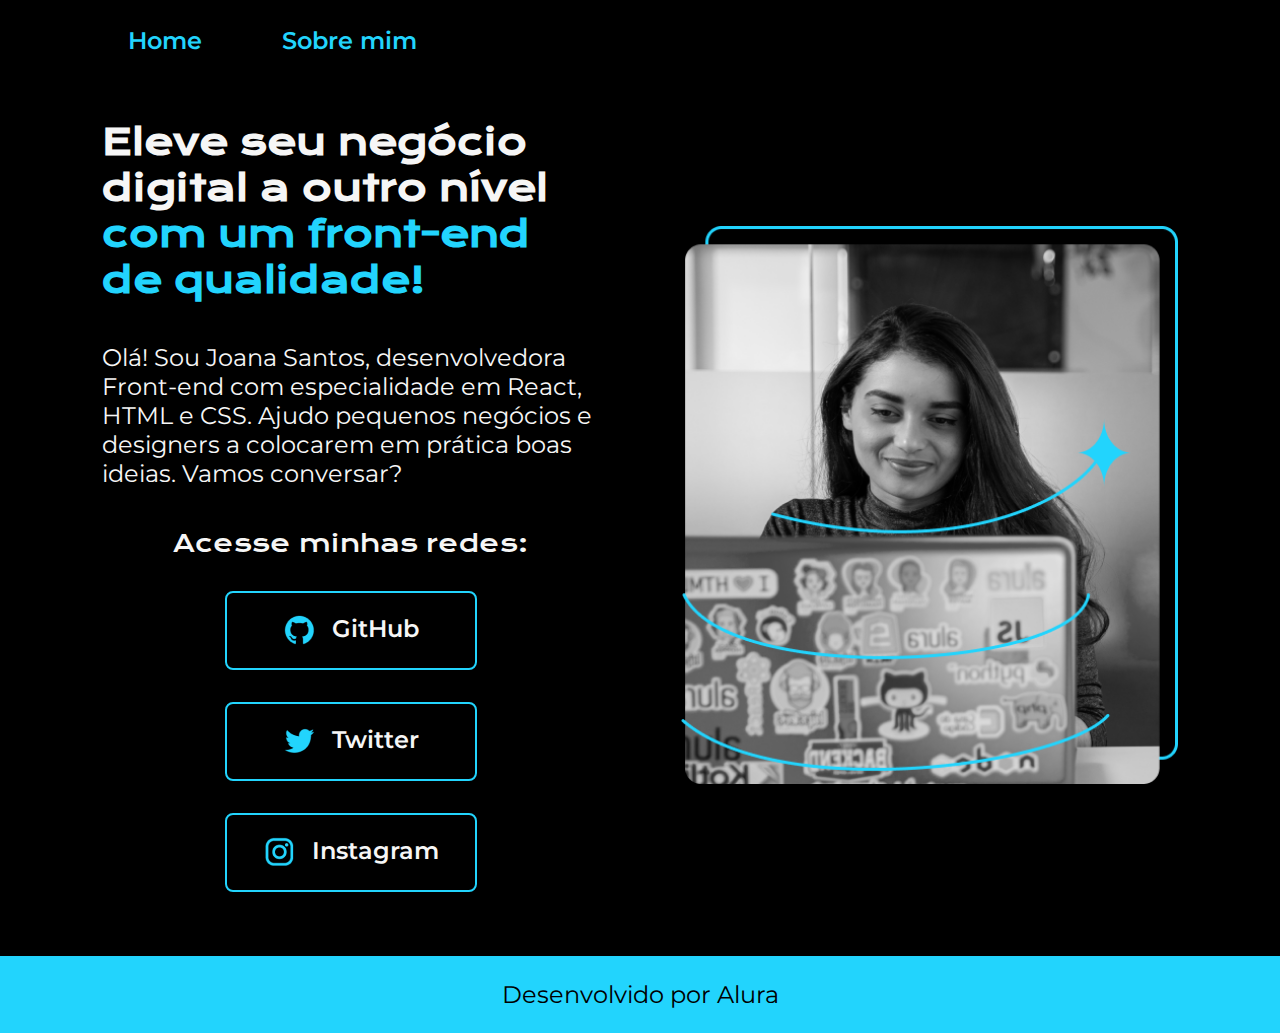
<file: index.html>
<!DOCTYPE html>
<html lang="pt-BR">
<head>
    <meta charset="UTF-8">
    <meta http-equiv="X-UA-Compatible" content="IE=edge">
    <meta name="viewport" content="width=device-width, initial-scale=1.0">
    <link rel="stylesheet" href="./estilos/style.css">
    
    <title>Portfolio</title>
</head>
<body>
    <header class="cabecalho">  
        <nav class="cabecalho__menu">
            <a href="index.html" class="cabecalho__menu__link">Home</a>
            <a href="about.html" class="cabecalho__menu__link">Sobre mim</a>

        </nav>    
    </header>
    <main class="apresentacao"> 
        <section class="apresentacao__conteudo">
            <h1 class="apresentacao__conteudo__titulo">Eleve seu negócio digital a outro nível <strong class="titulo-principal">com um front-end de qualidade!</strong></h1>
            <p class="apresentacao__conteudo__texto">Olá! Sou Joana Santos, desenvolvedora Front-end com especialidade em React, HTML e CSS. Ajudo pequenos negócios e designers a colocarem em prática boas ideias. Vamos conversar?</p>
            <div class="apresentacao__links">
                <h2 class="apresentacao__subtitulo">Acesse minhas redes:</h2>
                <a class="apresentacao__links__navegacao" href="https://github.com/Matheus-laroca">
                <img src="./src/imagens/github.png" alt="icone do github">
                    GitHub
                </a>
                <a class="apresentacao__links__navegacao" href="https://twitter.com/MeninoLaroca">
                    <img src="./src/imagens/twitter.png" alt="icone do github">
                    Twitter
                </a>
                <a class="apresentacao__links__navegacao" href="https://www.instagram.com/matheus.laroca">
                    <img src="./src/imagens/instagram.png" alt="icone do github">
                    Instagram
                </a>
            </div>
        </section>     
        <img class="apresentacao__imagem" src="./src/imagens/Imagem.png" alt="Foto da Joana Programando">       
    </main>
    <footer class="rodape"> 
        <p> Desenvolvido por Alura </p>    
    </footer>
</body>
</html>
</file>
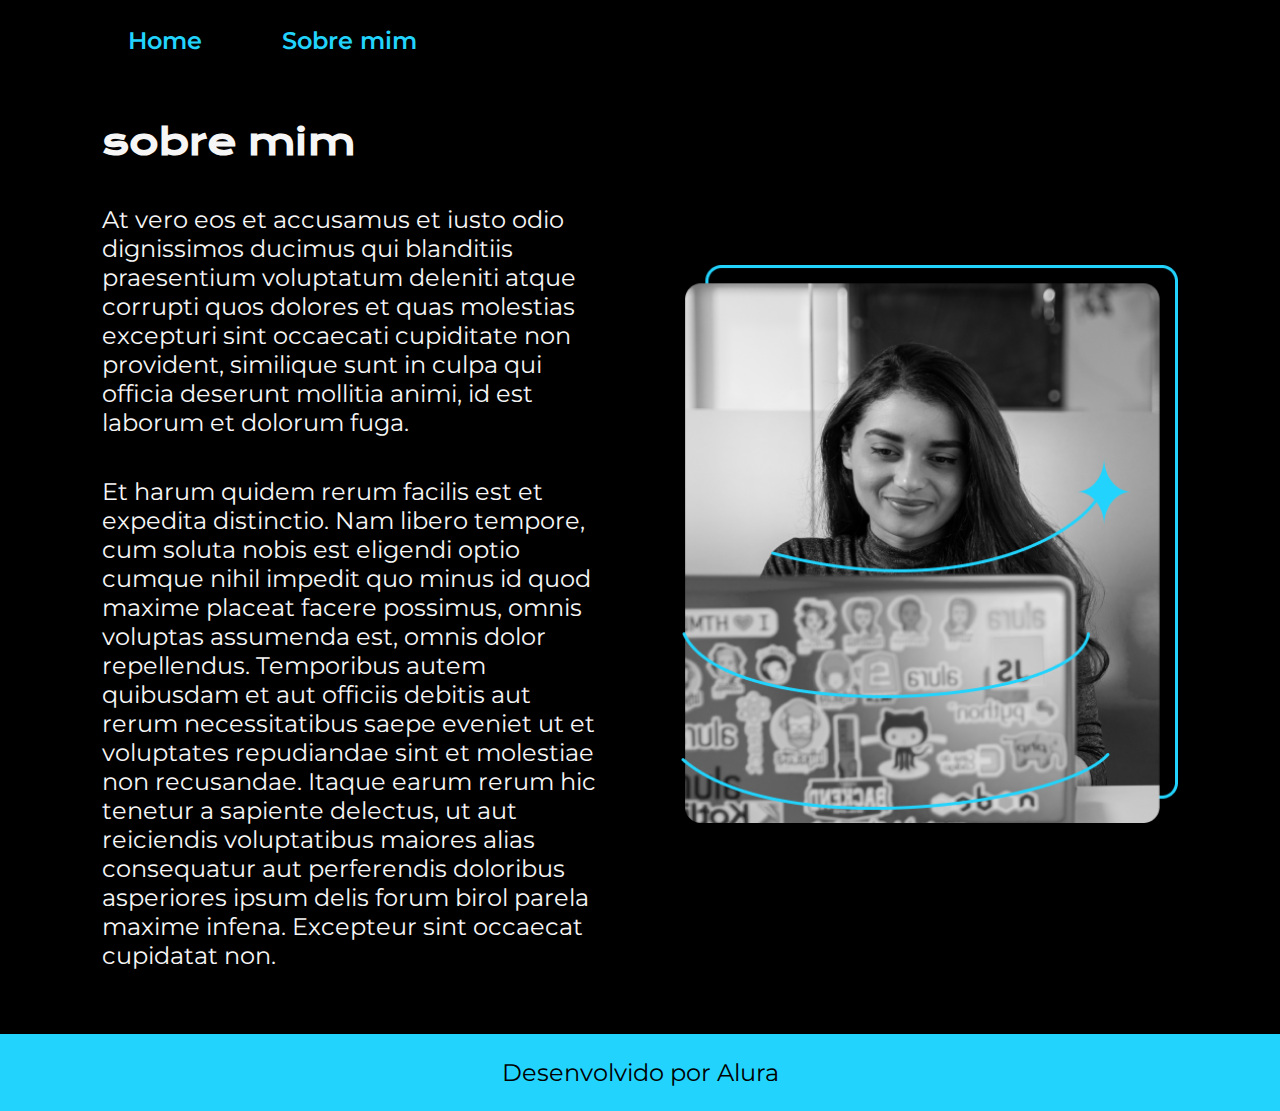
<file: about.html>
<!DOCTYPE html>
<html lang="pt-BR">
<head>
    <meta charset="UTF-8">
    <meta http-equiv="X-UA-Compatible" content="IE=edge">
    <meta name="viewport" content="width=device-width, initial-scale=1.0">
    <link rel="stylesheet" href="./estilos/style.css">
    <title>sobre mim</title>
</head>
<body>
    <header class="cabecalho">  
        <nav class="cabecalho__menu">
            <a href="index.html" class="cabecalho__menu__link">Home</a>
            <a href="about.html" class="cabecalho__menu__link">Sobre mim</a>

        </nav>    
    </header>
    
    <main class="apresentacao">
        <section class="apresentacao__conteudo">
            <h1 class="apresentacao__conteudo__titulo">sobre mim</h1>
            <p class="apresentacao__conteudo__texto">
                At vero eos et accusamus et iusto odio dignissimos ducimus qui blanditiis praesentium voluptatum deleniti atque corrupti quos dolores et quas molestias excepturi sint occaecati cupiditate non provident, similique sunt in culpa qui officia deserunt mollitia animi, id est laborum et dolorum fuga. </p>
            <p class="apresentacao__conteudo__texto">
                Et harum quidem rerum facilis est et expedita distinctio. Nam libero tempore, cum soluta nobis est eligendi optio cumque nihil impedit quo minus id quod maxime placeat facere possimus, omnis voluptas assumenda est, omnis dolor repellendus. Temporibus autem quibusdam et aut officiis debitis aut rerum necessitatibus saepe eveniet ut et voluptates repudiandae sint et molestiae non recusandae. Itaque earum rerum hic tenetur a sapiente delectus, ut aut reiciendis voluptatibus maiores alias consequatur aut perferendis doloribus asperiores ipsum delis forum birol parela maxime infena. Excepteur sint occaecat cupidatat non.</p>
        </section>
        <img class="apresentacao__imagem" src="./src/imagens/Imagem.png" alt="Foto da Joana Programando">
    </main>

    <footer class="rodape"> 
        <p> Desenvolvido por Alura </p>    
    </footer>
</body>
</html>
</file>
<file: estilos/style.css>
@import url('https://fonts.googleapis.com/css2?family=Krona+One&family=Montserrat:wght@400;600&display=swap');

:root {
    --cor-primaria: #000000;
    --cor-secundaria: #f6f6f6;
    --cor-terciaria: #22d4fd;
    --cor-hover: #272727;

    --fonte-primaria:'Krona One', sans-serif; 
    --fonte-secundaria:'Montserrat', sans-serif;
}

* {
    margin: 0;
    padding: 0;
    text-decoration: none;
}

body {
   /* height: 100vh; */
   box-sizing: border-box;
   background-color:var(--cor-primaria) ; 
   color: var(--cor-secundaria);    
}

.cabecalho {
    padding: 2% 0% 0% 10%;
}

.cabecalho__menu {
    display:flex ;
    gap: 80px;
}

.cabecalho__menu__link {
    font-family: var(--fonte-secundaria);
    font-size: 1.5rem;
    font-weight: 600;
    color:var(--cor-terciaria);
}


.apresentacao {
    padding: 5% 8%;
    display: flex;
    align-items:center;
    justify-content: space-between;
    gap: 82px;
}

.apresentacao__conteudo {
    width: 50%;
    display: flex;
    flex-direction: column;
    gap: 40px;
}

.apresentacao__conteudo__titulo {
    font-size: 2.25rem;
    font-family:var(--fonte-primaria)
}

.titulo-principal {
    color: var(--cor-terciaria);
}

.apresentacao__conteudo__texto {
    font-size: 1.5rem;
    font-family: var(--fonte-secundaria);
}

.apresentacao__links {
    display: flex;
    flex-direction: column;
    align-items: center;
    justify-content: space-between;
    gap: 32px;
}

.apresentacao__subtitulo {
 font-family:var(--fonte-primaria) ;
 font-weight: 400;
 font-size: 1.5rem;  
}

.apresentacao__links__navegacao {
  /* background-color: #22d4fd; */
  display: flex;
  justify-content: center;
  gap: 16px;
  border: 2px solid var(--cor-terciaria);
  width: 50%;
  text-align: center;
  border-radius: 8px;
  font-size: 1.5rem;
  padding: 21.5px 0 ;
  text-decoration: none;
  color: var(--cor-secundaria);
  font-family: var(--fonte-secundaria)  ; 
  font-weight: 600  ;
}

.apresentacao__links__link:hover {
    background-color: var(--cor-hover);
}

.apresentacao__imagem {
    width: 50%;
}

.rodape {
    color: var(--cor-primaria);
    background-color: var(--cor-terciaria);
    padding: 24px;
    text-align: center;
    font-family: var(--fonte-secundaria);
    font-size: 1.5rem;
    font-weight: 400;
}

@media (max-width: 1000px) {
    .cabecalho {
     padding: 10%;
    }

    .cabecalho__menu {
        justify-content: center;
    }
    
    .apresentacao {
        flex-direction: column-reverse;
        padding: 5%;
    }

    .apresentacao__conteudo {
        width: auto;
    }
}
</file>
